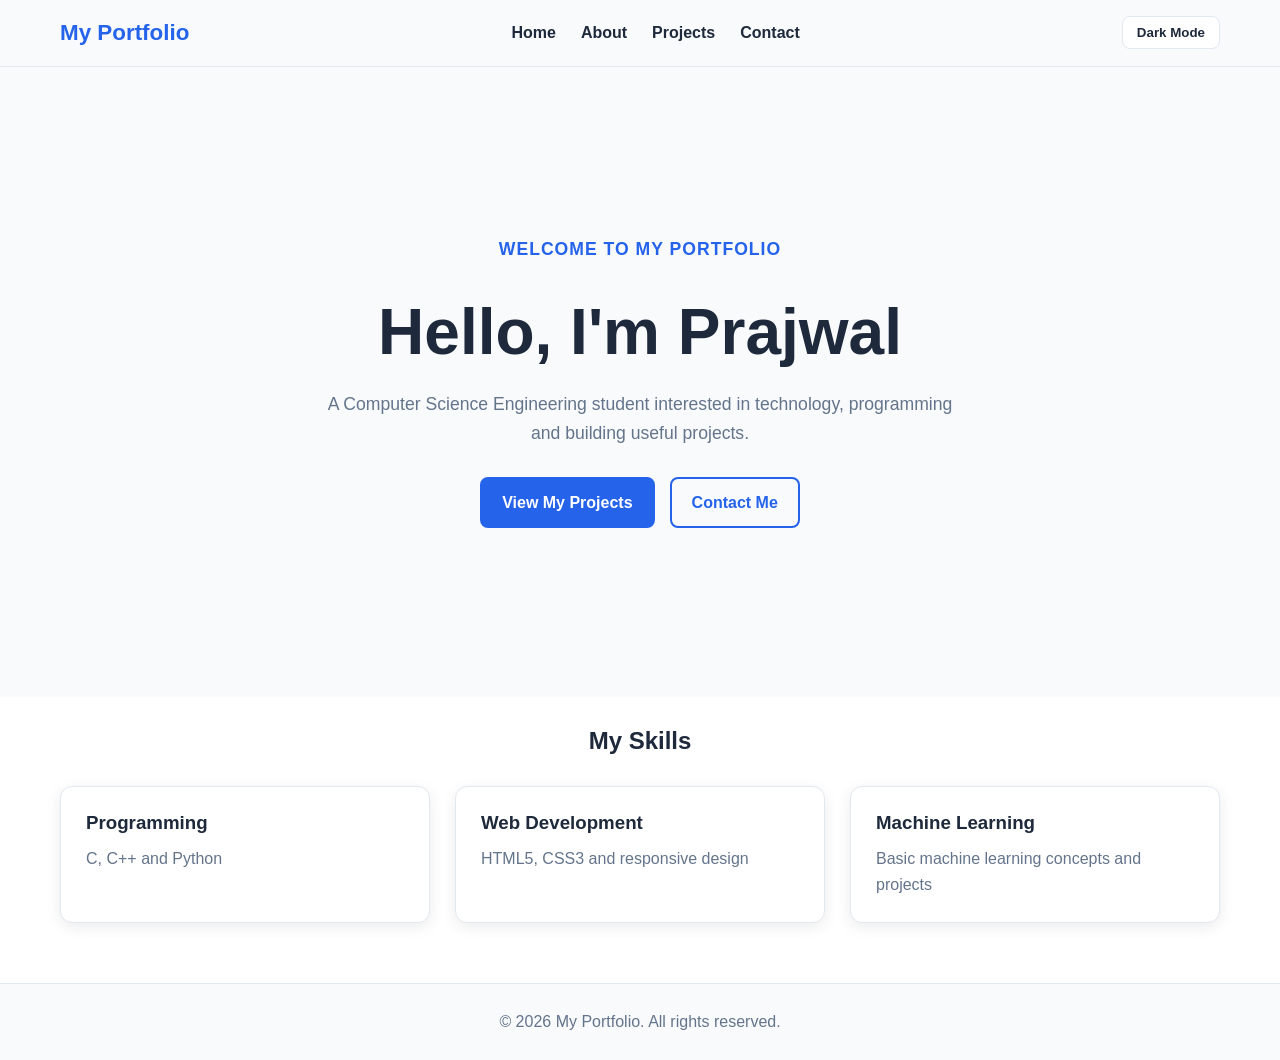
<file: index.html>
<!DOCTYPE html>
<html lang="en">
<head>
    <meta charset="UTF-8">
    <meta name="viewport" content="width=device-width, initial-scale=1.0">
    <meta name="description" content="Personal portfolio website">
    <title>My Portfolio | Home</title>
    <link rel="stylesheet" href="style.css">
</head>

<body>

<header class="site-header">
    <nav aria-label="Main navigation">
        <a class="logo" href="index.html">My Portfolio</a>

        <ul class="nav-links">
            <li><a href="index.html" aria-current="page">Home</a></li>
            <li><a href="about.html">About</a></li>
            <li><a href="projects.html">Projects</a></li>
            <li><a href="contact.html">Contact</a></li>
        </ul>

        <button id="themeToggle" type="button" aria-label="Toggle dark mode">
            Dark Mode
        </button>
    </nav>
</header>

<main>

    <section class="hero" aria-labelledby="hero-title">
        <div class="hero-content">
            <p class="eyebrow">Welcome to my portfolio</p>

            <h1 id="hero-title">Hello, I'm Prajwal</h1>

            <p>
                A Computer Science Engineering student interested in
                technology, programming and building useful projects.
            </p>

            <div class="hero-buttons">
                <a class="button" href="projects.html">View My Projects</a>
                <a class="button secondary" href="contact.html">Contact Me</a>
            </div>
        </div>
    </section>

    <section class="skills-section" aria-labelledby="skills-title">
        <h2 id="skills-title">My Skills</h2>

        <div class="skills-grid">
            <article class="card">
                <h3>Programming</h3>
                <p>C, C++ and Python</p>
            </article>

            <article class="card">
                <h3>Web Development</h3>
                <p>HTML5, CSS3 and responsive design</p>
            </article>

            <article class="card">
                <h3>Machine Learning</h3>
                <p>Basic machine learning concepts and projects</p>
            </article>
        </div>
    </section>

</main>

<footer class="site-footer">
    <p>&copy; 2026 My Portfolio. All rights reserved.</p>
</footer>

<script src="script.js"></script>

</body>
</html>
</file>
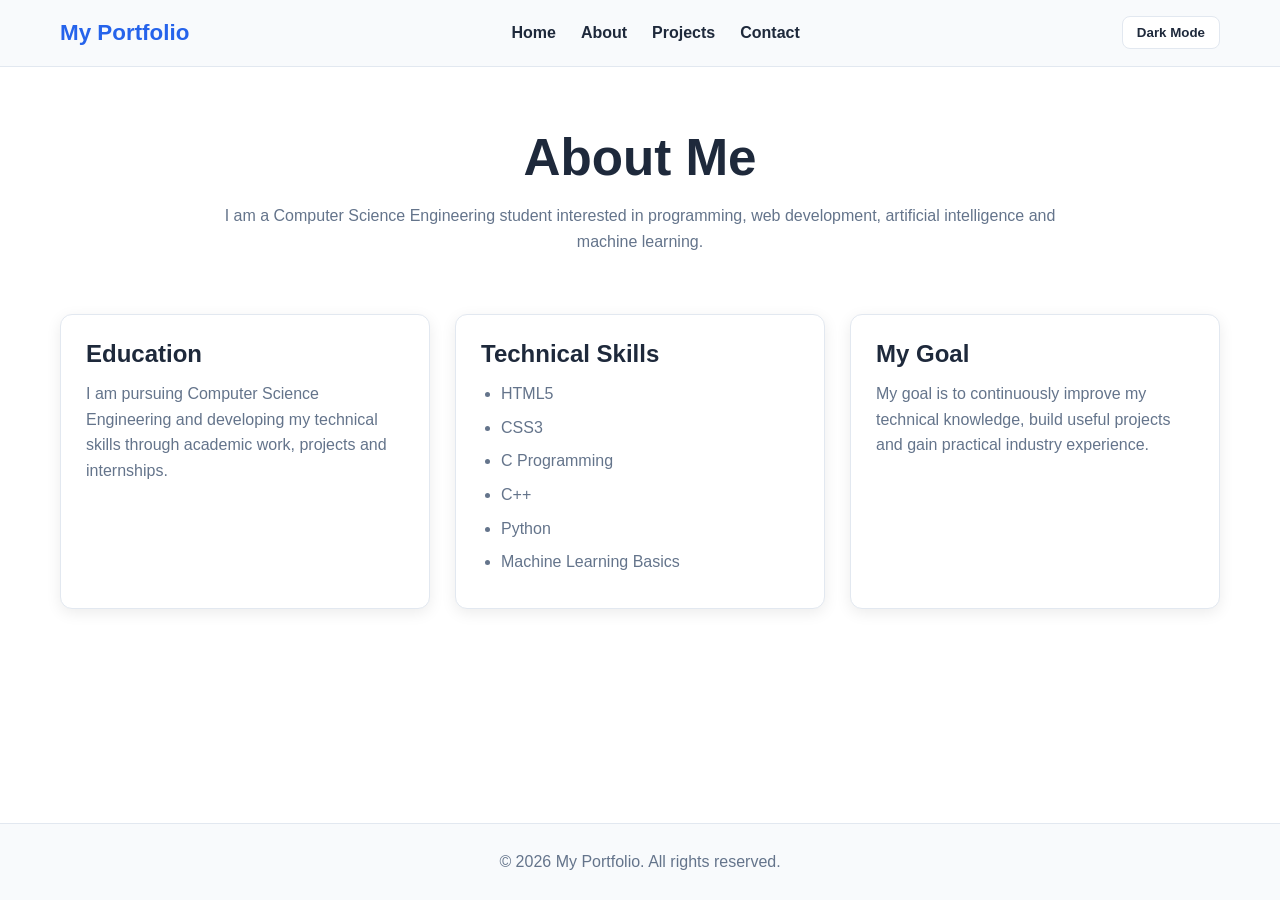
<file: about.html>
<!DOCTYPE html>
<html lang="en">
<head>
    <meta charset="UTF-8">
    <meta name="viewport" content="width=device-width, initial-scale=1.0">
    <meta name="description" content="About me and my skills">
    <title>My Portfolio | About</title>
    <link rel="stylesheet" href="style.css">
</head>

<body>

<header class="site-header">
    <nav aria-label="Main navigation">
        <a class="logo" href="index.html">My Portfolio</a>

        <ul class="nav-links">
            <li><a href="index.html">Home</a></li>
            <li><a href="about.html" aria-current="page">About</a></li>
            <li><a href="projects.html">Projects</a></li>
            <li><a href="contact.html">Contact</a></li>
        </ul>

        <button id="themeToggle" type="button" aria-label="Toggle dark mode">
            Dark Mode
        </button>
    </nav>
</header>

<main>

    <section class="page-intro" aria-labelledby="about-title">
        <h1 id="about-title">About Me</h1>
        <p>
            I am a Computer Science Engineering student interested in
            programming, web development, artificial intelligence and
            machine learning.
        </p>
    </section>

    <section class="about-grid" aria-labelledby="education-title">

        <article class="card">
            <h2 id="education-title">Education</h2>
            <p>
                I am pursuing Computer Science Engineering and developing
                my technical skills through academic work, projects and
                internships.
            </p>
        </article>

        <article class="card">
            <h2>Technical Skills</h2>
            <ul class="skill-list">
                <li>HTML5</li>
                <li>CSS3</li>
                <li>C Programming</li>
                <li>C++</li>
                <li>Python</li>
                <li>Machine Learning Basics</li>
            </ul>
        </article>

        <article class="card">
            <h2>My Goal</h2>
            <p>
                My goal is to continuously improve my technical knowledge,
                build useful projects and gain practical industry experience.
            </p>
        </article>

    </section>

</main>

<footer class="site-footer">
    <p>&copy; 2026 My Portfolio. All rights reserved.</p>
</footer>

<script src="script.js"></script>

</body>
</html>
</file>
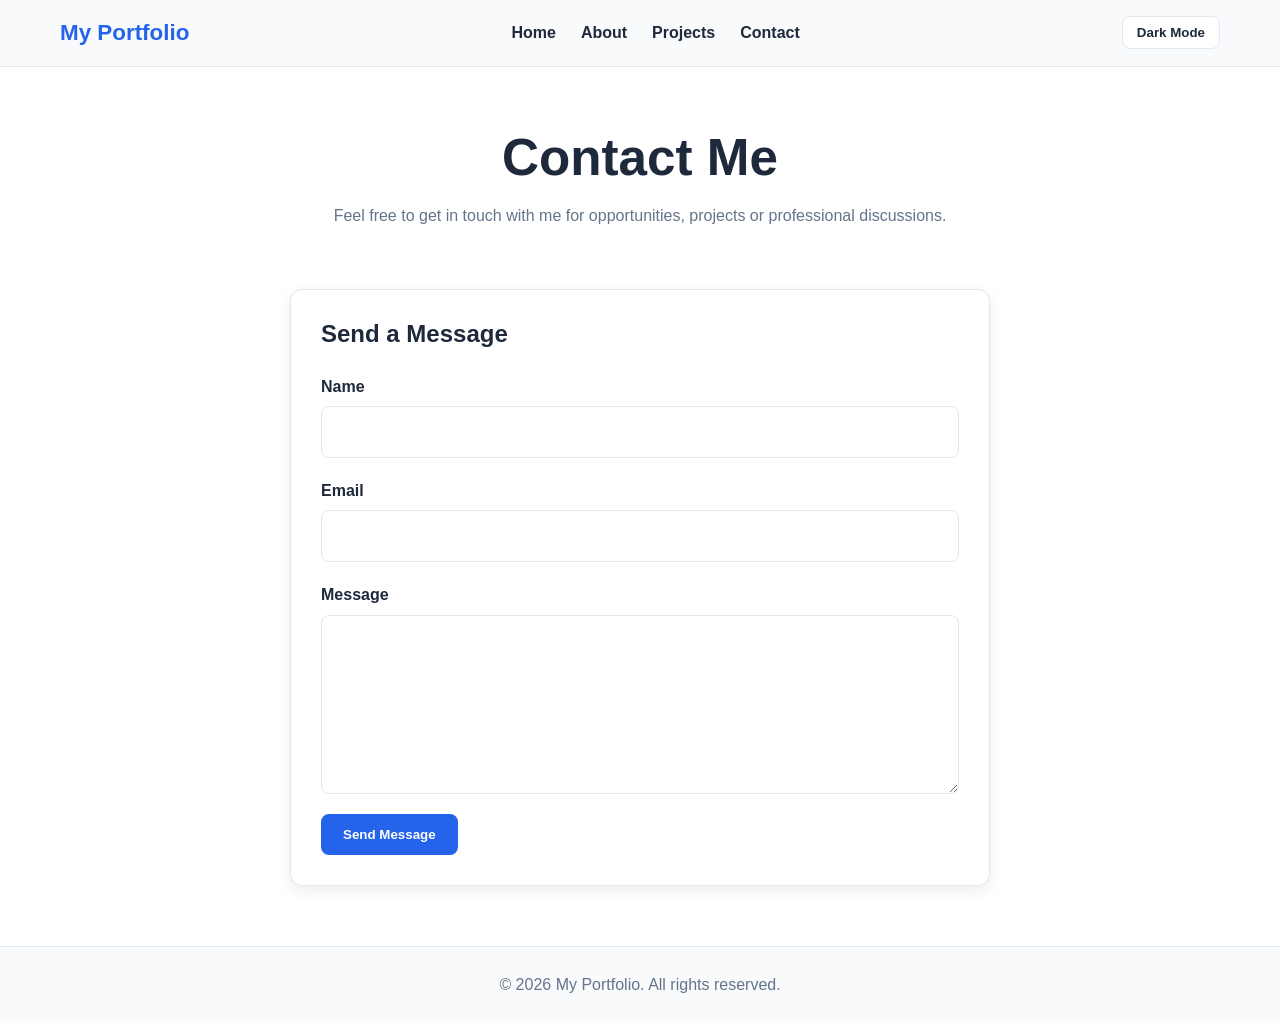
<file: contact.html>
<!DOCTYPE html>
<html lang="en">
<head>
    <meta charset="UTF-8">
    <meta name="viewport" content="width=device-width, initial-scale=1.0">
    <meta name="description" content="Contact my portfolio">
    <title>My Portfolio | Contact</title>
    <link rel="stylesheet" href="style.css">
</head>

<body>

<header class="site-header">
    <nav aria-label="Main navigation">
        <a class="logo" href="index.html">My Portfolio</a>

        <ul class="nav-links">
            <li><a href="index.html">Home</a></li>
            <li><a href="about.html">About</a></li>
            <li><a href="projects.html">Projects</a></li>
            <li><a href="contact.html" aria-current="page">Contact</a></li>
        </ul>

        <button id="themeToggle" type="button" aria-label="Toggle dark mode">
            Dark Mode
        </button>
    </nav>
</header>

<main>

    <section class="page-intro" aria-labelledby="contact-title">
        <h1 id="contact-title">Contact Me</h1>
        <p>
            Feel free to get in touch with me for opportunities,
            projects or professional discussions.
        </p>
    </section>

    <section class="contact-section" aria-labelledby="form-title">

        <form class="contact-form" action="#" method="post">

            <h2 id="form-title">Send a Message</h2>

            <div class="form-group">
                <label for="name">Name</label>
                <input
                    type="text"
                    id="name"
                    name="name"
                    required
                    autocomplete="name"
                >
            </div>

            <div class="form-group">
                <label for="email">Email</label>
                <input
                    type="email"
                    id="email"
                    name="email"
                    required
                    autocomplete="email"
                >
            </div>

            <div class="form-group">
                <label for="message">Message</label>
                <textarea
                    id="message"
                    name="message"
                    rows="6"
                    required
                ></textarea>
            </div>

            <button class="button" type="submit">Send Message</button>

        </form>

    </section>

</main>

<footer class="site-footer">
    <p>&copy; 2026 My Portfolio. All rights reserved.</p>
</footer>

<script src="script.js"></script>

</body>
</html>
</file>
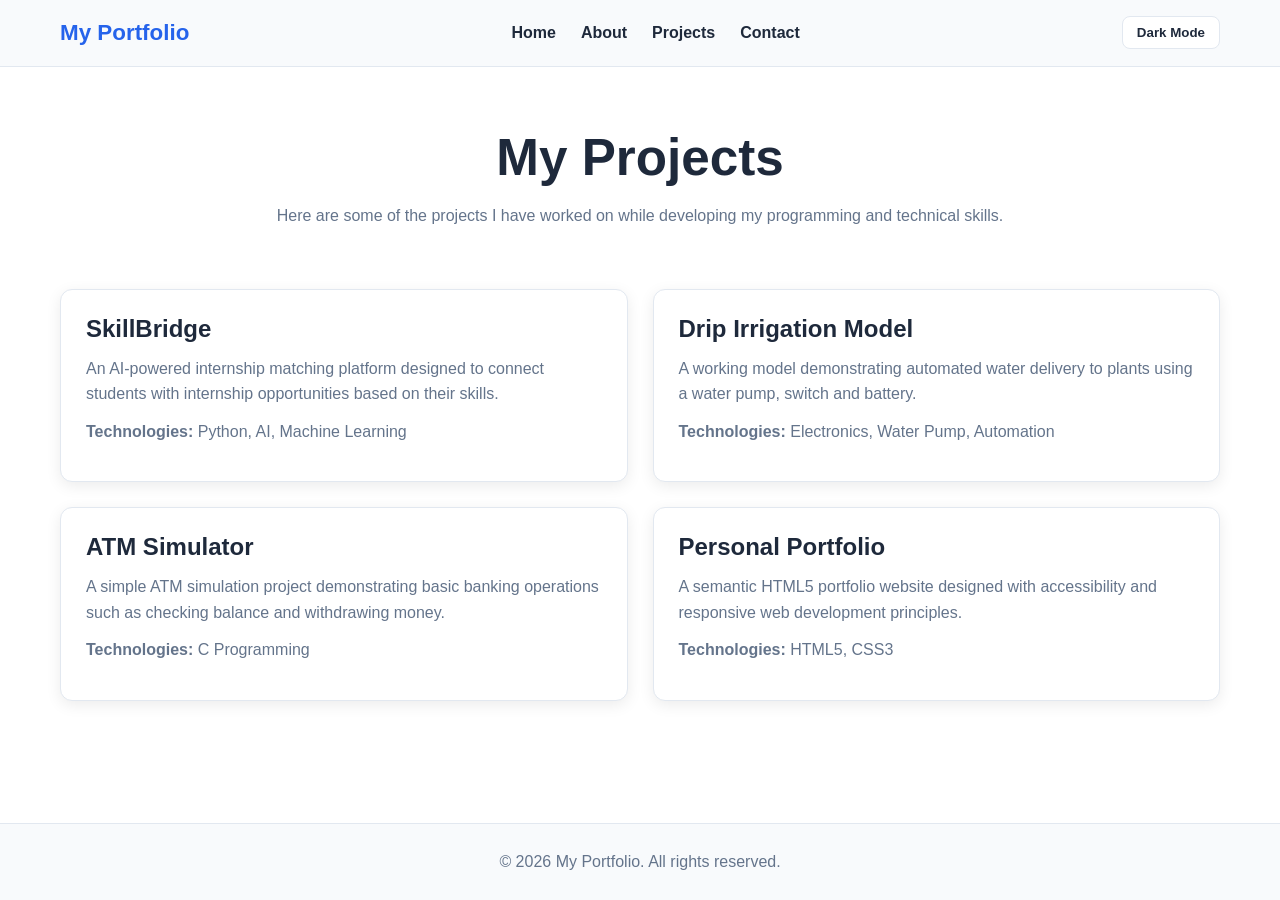
<file: projects.html>
<!DOCTYPE html>
<html lang="en">
<head>
    <meta charset="UTF-8">
    <meta name="viewport" content="width=device-width, initial-scale=1.0">
    <meta name="description" content="My portfolio projects">
    <title>My Portfolio | Projects</title>
    <link rel="stylesheet" href="style.css">
</head>

<body>

<header class="site-header">
    <nav aria-label="Main navigation">
        <a class="logo" href="index.html">My Portfolio</a>

        <ul class="nav-links">
            <li><a href="index.html">Home</a></li>
            <li><a href="about.html">About</a></li>
            <li><a href="projects.html" aria-current="page">Projects</a></li>
            <li><a href="contact.html">Contact</a></li>
        </ul>

        <button id="themeToggle" type="button" aria-label="Toggle dark mode">
            Dark Mode
        </button>
    </nav>
</header>

<main>

    <section class="page-intro" aria-labelledby="projects-title">
        <h1 id="projects-title">My Projects</h1>
        <p>
            Here are some of the projects I have worked on while developing
            my programming and technical skills.
        </p>
    </section>

    <section class="projects-grid" aria-label="Portfolio projects">

        <article class="project-card card">
            <h2>SkillBridge</h2>
            <p>
                An AI-powered internship matching platform designed to
                connect students with internship opportunities based on
                their skills.
            </p>
            <p><strong>Technologies:</strong> Python, AI, Machine Learning</p>
        </article>

        <article class="project-card card">
            <h2>Drip Irrigation Model</h2>
            <p>
                A working model demonstrating automated water delivery
                to plants using a water pump, switch and battery.
            </p>
            <p><strong>Technologies:</strong> Electronics, Water Pump, Automation</p>
        </article>

        <article class="project-card card">
            <h2>ATM Simulator</h2>
            <p>
                A simple ATM simulation project demonstrating basic
                banking operations such as checking balance and
                withdrawing money.
            </p>
            <p><strong>Technologies:</strong> C Programming</p>
        </article>

        <article class="project-card card">
            <h2>Personal Portfolio</h2>
            <p>
                A semantic HTML5 portfolio website designed with
                accessibility and responsive web development principles.
            </p>
            <p><strong>Technologies:</strong> HTML5, CSS3</p>
        </article>

    </section>

</main>

<footer class="site-footer">
    <p>&copy; 2026 My Portfolio. All rights reserved.</p>
</footer>

<script src="script.js"></script>

</body>
</html>
</file>
<file: style.css>
/* ==============================
   CSS VARIABLES / THEME
   ============================== */

:root {
    --primary-color: #2563eb;
    --primary-hover: #1d4ed8;
    --background-color: #ffffff;
    --surface-color: #f8fafc;
    --card-color: #ffffff;
    --text-color: #1e293b;
    --muted-color: #64748b;
    --border-color: #e2e8f0;
    --shadow: 0 4px 15px rgba(0, 0, 0, 0.08);
}

/* Dark mode */

body.dark-mode {
    --primary-color: #60a5fa;
    --primary-hover: #93c5fd;
    --background-color: #0f172a;
    --surface-color: #1e293b;
    --card-color: #1e293b;
    --text-color: #f8fafc;
    --muted-color: #cbd5e1;
    --border-color: #334155;
    --shadow: 0 4px 15px rgba(0, 0, 0, 0.3);
}


/* ==============================
   RESET / BASIC STYLES
   ============================== */

* {
    box-sizing: border-box;
    margin: 0;
    padding: 0;
}

html {
    scroll-behavior: smooth;
}

body {
    min-height: 100vh;
    display: flex;
    flex-direction: column;
    font-family: Arial, Helvetica, sans-serif;
    line-height: 1.6;
    background-color: var(--background-color);
    color: var(--text-color);
    transition: background-color 0.3s ease, color 0.3s ease;
}

main {
    flex: 1;
    width: 100%;
}

h1,
h2,
h3 {
    line-height: 1.2;
}

p {
    color: var(--muted-color);
}

a {
    color: var(--primary-color);
    text-decoration: none;
}

a:hover {
    text-decoration: underline;
}


/* ==============================
   HEADER / NAVIGATION
   FLEXBOX
   ============================== */

.site-header {
    background-color: var(--surface-color);
    border-bottom: 1px solid var(--border-color);
    position: sticky;
    top: 0;
    z-index: 100;
}

.site-header nav {
    max-width: 1200px;
    margin: 0 auto;
    padding: 15px 20px;

    display: flex;
    align-items: center;
    justify-content: space-between;
    gap: 20px;
}

.logo {
    font-size: 1.4rem;
    font-weight: bold;
    color: var(--primary-color);
    white-space: nowrap;
}

.nav-links {
    display: flex;
    align-items: center;
    justify-content: center;
    gap: 25px;
    list-style: none;
}

.nav-links a {
    font-weight: 600;
    color: var(--text-color);
}

.nav-links a:hover {
    color: var(--primary-color);
}


/* ==============================
   DARK MODE BUTTON
   ============================== */

#themeToggle {
    border: 1px solid var(--border-color);
    background-color: var(--card-color);
    color: var(--text-color);
    padding: 8px 14px;
    border-radius: 8px;
    cursor: pointer;
    font-weight: 600;
}

#themeToggle:hover {
    background-color: var(--primary-color);
    color: white;
}


/* ==============================
   HERO SECTION
   ============================== */

.hero {
    min-height: 70vh;
    display: flex;
    align-items: center;
    justify-content: center;
    text-align: center;
    padding: 60px 20px;
    background-color: var(--surface-color);
}

.hero-content {
    max-width: 800px;
}

.eyebrow {
    color: var(--primary-color);
    font-weight: bold;
    text-transform: uppercase;
    letter-spacing: 1px;
    margin-bottom: 15px;
}

.hero h1 {
    font-size: clamp(2.2rem, 6vw, 4rem);
    margin-bottom: 20px;
}

.hero p {
    max-width: 650px;
    margin: 0 auto 30px;
    font-size: 1.1rem;
}


/* ==============================
   BUTTONS
   FLEXBOX
   ============================== */

.hero-buttons {
    display: flex;
    justify-content: center;
    align-items: center;
    flex-wrap: wrap;
    gap: 15px;
}

.button {
    display: inline-block;
    border: 2px solid var(--primary-color);
    background-color: var(--primary-color);
    color: white;
    padding: 11px 20px;
    border-radius: 8px;
    font-weight: bold;
    cursor: pointer;
    text-decoration: none;
}

.button:hover {
    background-color: var(--primary-hover);
    color: white;
    text-decoration: none;
}

.button.secondary {
    background-color: transparent;
    color: var(--primary-color);
}

.button.secondary:hover {
    background-color: var(--primary-color);
    color: white;
}


/* ==============================
   PAGE INTRO
   ============================== */

.page-intro {
    max-width: 900px;
    margin: 0 auto;
    padding: 60px 20px 30px;
    text-align: center;
}

.page-intro h1 {
    font-size: clamp(2rem, 5vw, 3.2rem);
    margin-bottom: 15px;
}


/* ==============================
   CSS GRID
   ============================== */

.skills-section,
.about-grid,
.projects-grid,
.contact-section {
    max-width: 1200px;
    margin: 0 auto;
    padding: 30px 20px 60px;
}

.skills-section h2 {
    text-align: center;
    margin-bottom: 30px;
}

/* Three-column desktop grid */

.skills-grid {
    display: grid;
    grid-template-columns: repeat(3, 1fr);
    gap: 25px;
}

/* Project grid */

.projects-grid {
    display: grid;
    grid-template-columns: repeat(2, 1fr);
    gap: 25px;
}

/* About grid */

.about-grid {
    display: grid;
    grid-template-columns: repeat(3, 1fr);
    gap: 25px;
}


/* ==============================
   CARDS
   ============================== */

.card {
    background-color: var(--card-color);
    border: 1px solid var(--border-color);
    border-radius: 12px;
    padding: 25px;
    box-shadow: var(--shadow);
    transition: transform 0.2s ease, box-shadow 0.2s ease;
}

.card:hover {
    transform: translateY(-5px);
    box-shadow: 0 8px 25px rgba(0, 0, 0, 0.12);
}

.card h2,
.card h3 {
    margin-bottom: 12px;
    color: var(--text-color);
}

.project-card p {
    margin-bottom: 12px;
}


/* ==============================
   SKILLS LIST
   ============================== */

.skill-list {
    padding-left: 20px;
    color: var(--muted-color);
}

.skill-list li {
    margin-bottom: 8px;
}


/* ==============================
   CONTACT FORM
   ============================== */

.contact-section {
    display: flex;
    justify-content: center;
}

.contact-form {
    width: 100%;
    max-width: 700px;
    padding: 30px;
    background-color: var(--card-color);
    border: 1px solid var(--border-color);
    border-radius: 12px;
    box-shadow: var(--shadow);
}

.contact-form h2 {
    margin-bottom: 25px;
}

.form-group {
    display: flex;
    flex-direction: column;
    gap: 7px;
    margin-bottom: 20px;
}

.form-group label {
    font-weight: bold;
}

.form-group input,
.form-group textarea {
    width: 100%;
    padding: 12px;
    border: 1px solid var(--border-color);
    border-radius: 8px;
    background-color: var(--background-color);
    color: var(--text-color);
    font: inherit;
}

.form-group input:focus,
.form-group textarea:focus {
    outline: 3px solid rgba(37, 99, 235, 0.25);
    border-color: var(--primary-color);
}


/* ==============================
   FOOTER
   ============================== */

.site-footer {
    text-align: center;
    padding: 25px 20px;
    background-color: var(--surface-color);
    border-top: 1px solid var(--border-color);
}


/* ==============================
   RESPONSIVE DESIGN
   TABLET
   ============================== */

@media (max-width: 1024px) {

    .skills-grid,
    .about-grid {
        grid-template-columns: repeat(2, 1fr);
    }

    .site-header nav {
        flex-wrap: wrap;
    }
}


/* ==============================
   RESPONSIVE DESIGN
   MOBILE
   ============================== */

@media (max-width: 768px) {

    .site-header nav {
        flex-direction: column;
        justify-content: center;
        padding: 15px;
    }

    .nav-links {
        flex-wrap: wrap;
        gap: 12px 18px;
    }

    .skills-grid,
    .about-grid,
    .projects-grid {
        grid-template-columns: 1fr;
    }

    .hero {
        min-height: 60vh;
        padding: 50px 20px;
    }

    .hero h1 {
        font-size: 2.3rem;
    }

    .hero-buttons {
        flex-direction: column;
    }

    .hero-buttons .button {
        width: 100%;
        max-width: 250px;
        text-align: center;
    }

    .card {
        padding: 20px;
    }

    .contact-form {
        padding: 20px;
    }
}


/* ==============================
   SMALL MOBILE
   ============================== */

@media (max-width: 480px) {

    .nav-links {
        flex-direction: column;
    }

    .page-intro {
        padding-top: 40px;
    }

    .hero {
        padding: 40px 15px;
    }

    .hero h1 {
        font-size: 2rem;
    }
}


/* ==============================
   ACCESSIBILITY
   ============================== */

:focus-visible {
    outline: 3px solid var(--primary-color);
    outline-offset: 3px;
      }
</file>
